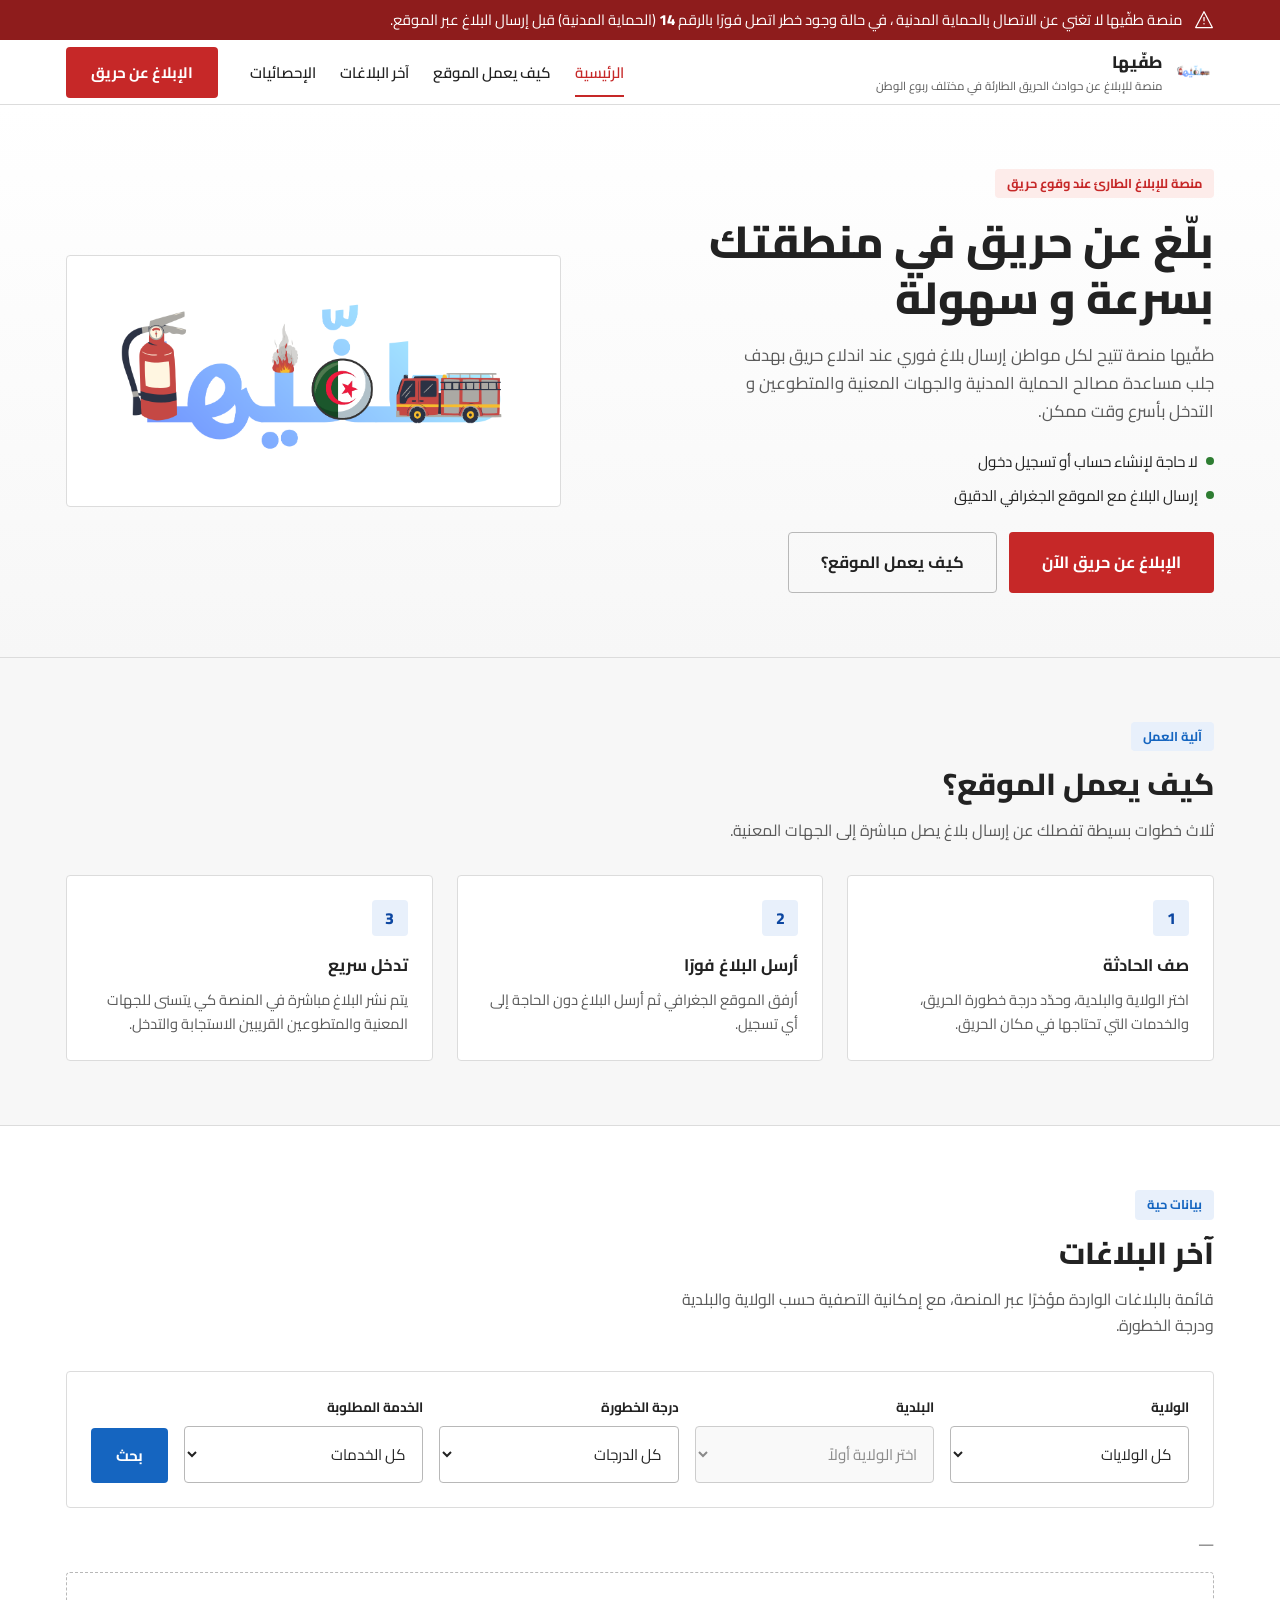
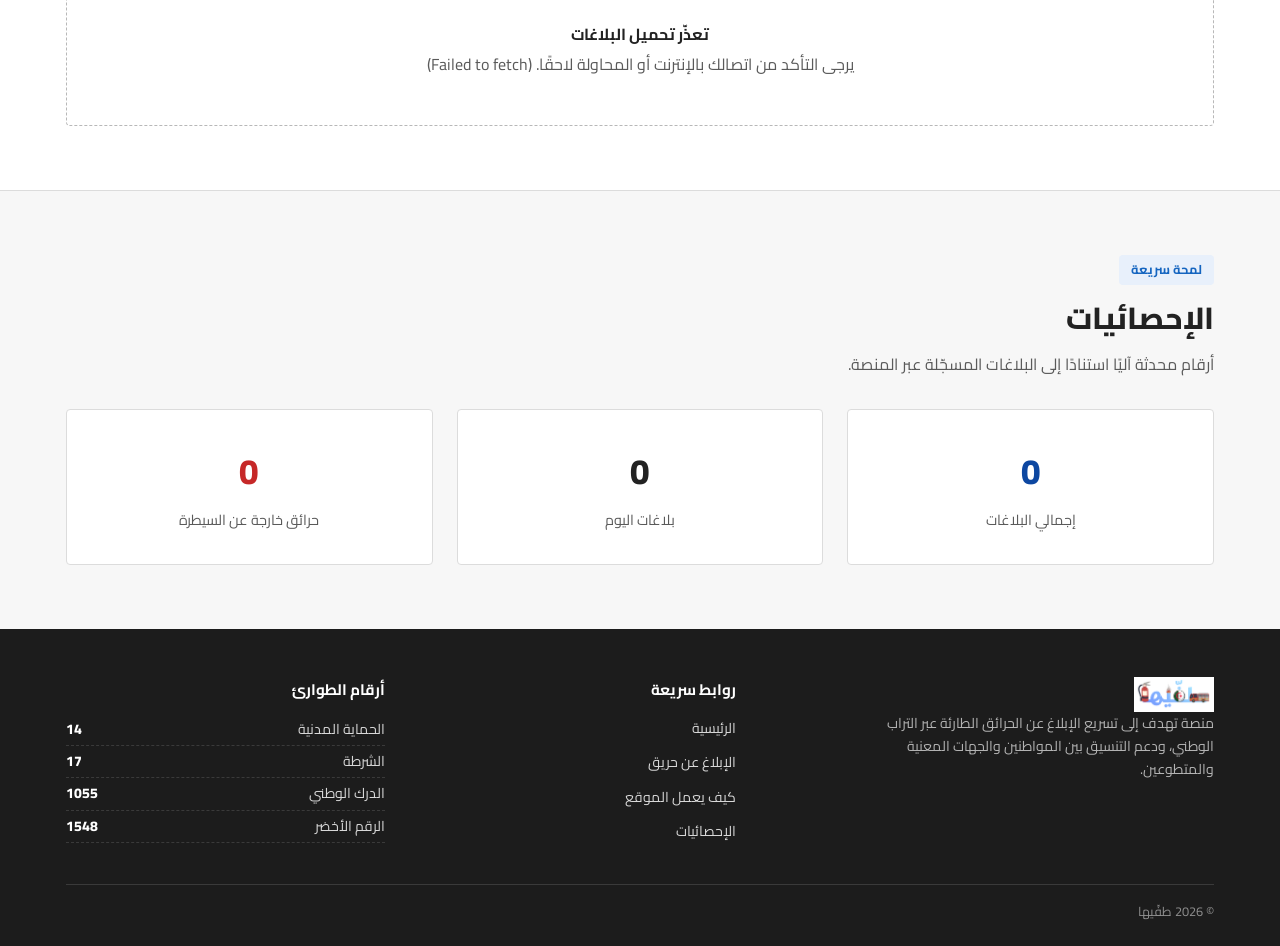
<file: ui/index.html>
<!DOCTYPE html>
<html lang="ar" dir="rtl">
<head>
  <meta charset="UTF-8" />
  <meta name="viewport" content="width=device-width, initial-scale=1.0" />
  <title>طفّيها — الإبلاغ عن الحرائق في الجزائر</title>
  <link rel="shortcut icon" href="favicon-mini-square.png" type="image/x-icon">
  <meta name="description" content="منصة لتمكين المواطنين الجزائريين من الإبلاغ الفوري عن الحرائق والحوادث الطارئة دون الحاجة إلى إنشاء حساب." />

  <link rel="preconnect" href="https://fonts.googleapis.com" />
  <link rel="preconnect" href="https://fonts.gstatic.com" crossorigin />
  <link href="https://fonts.googleapis.com/css2?family=Cairo:wght@400;600;700;800&display=swap" rel="stylesheet" />
  <link rel="stylesheet" href="style.css" />
</head>
<body>
  <a href="#main-content" class="skip-link">تخطي إلى المحتوى الرئيسي</a>

  <!-- Emergency numbers banner -->
  <div class="emergency-banner" role="alert">
    <div class="container">
      <svg class="icon" href viewBox="0 0 24 24" fill="none" aria-hidden="true">
        <path d="M12 2L2 21H22L12 2Z" stroke="#fff" stroke-width="1.5" stroke-linejoin="round"/>
        <path d="M12 9V13" stroke="#fff" stroke-width="1.5" stroke-linecap="round"/>
        <circle cx="12" cy="16.5" r="0.9" fill="#fff"/>
      </svg>
      <span>منصة طفّيها لا تغني عن الاتصال بالحماية المدنية ، في حالة وجود خطر اتصل فورًا بالرقم <strong>14</strong> (الحماية المدنية) قبل إرسال البلاغ عبر الموقع.</span>
    </div>
  </div>

  <!-- Header -->
  <header class="site-header">
    <div class="container">
      <a href="index.html" class="brand">
        <span class="brand-mark" aria-hidden="true">
          <svg viewBox="0 0 24 24" fill="none">
            <img src="favicon-mini-square.png" alt="">
          </svg>
        </span>
        <span class="brand-text">
          <h1>طفّيها</h1>
          <span>منصة للإبلاغ عن حوادث الحريق الطارئة في مختلف ربوع الوطن</span>
        </span>
      </a>

      <button class="nav-toggle" id="navToggle" aria-expanded="false" aria-controls="mainNav" aria-label="فتح القائمة">
        <span></span><span></span><span></span>
      </button>

      <nav class="main-nav" id="mainNav">
        <ul class="nav-links">
          <li><a href="index.html" aria-current="page">الرئيسية</a></li>
          <li><a href="#how-it-works">كيف يعمل الموقع</a></li>
          <li><a href="#recent-incidents">آخر البلاغات</a></li>
          <li><a href="#statistics">الإحصائيات</a></li>
        </ul>
        <a href="addincident.html" class="btn btn-primary nav-cta">الإبلاغ عن حريق</a>
      </nav>
    </div>
  </header>

  <main id="main-content">
    <!-- Hero -->
    <section class="hero">
      <div class="container">
        <div class="hero-content">
          <span class="eyebrow">منصة للإبلاغ الطارئ عند وقوع حريق</span>
          <h2>بلّغ عن حريق في منطقتك بسرعة و سهولة</h2>
          <p>
            طفّيها منصة تتيح لكل مواطن إرسال بلاغ فوري عند اندلاع حريق بهدف جلب مساعدة مصالح الحماية المدنية والجهات المعنية والمتطوعين و التدخل بأسرع وقت ممكن.
          </p>
          <ul class="hero-points">
            <li><span class="dot" aria-hidden="true"></span> لا حاجة لإنشاء حساب أو تسجيل دخول</li>
            <li><span class="dot" aria-hidden="true"></span> إرسال البلاغ مع الموقع الجغرافي الدقيق</li>
          </ul>
          <div class="hero-actions">
            <a href="addincident.html" class="btn btn-primary btn-lg">الإبلاغ عن حريق الآن</a>
            <a href="#how-it-works" class="btn btn-outline btn-lg">كيف يعمل الموقع؟</a>
          </div>
        </div>
        <div class="hero-visual" aria-hidden="true">
          <img src="favicon-2.png" class="icon" alt="">
        </div>
      </div>
    </section>

    <!-- How it works -->
    <section class="section" id="how-it-works">
      <div class="container">
        <div class="section-heading">
          <span class="eyebrow">آلية العمل</span>
          <h2>كيف يعمل الموقع؟</h2>
          <p>ثلاث خطوات بسيطة تفصلك عن إرسال بلاغ يصل مباشرة إلى الجهات المعنية.</p>
        </div>
        <div class="steps">
          <article class="step-card">
            <span class="step-number">1</span>
            <h3>صف الحادثة</h3>
            <p>اختر الولاية والبلدية، وحدّد درجة خطورة الحريق، والخدمات التي تحتاجها في مكان الحريق.</p>
          </article>
          <article class="step-card">
            <span class="step-number">2</span>
            <h3>أرسل البلاغ فورًا</h3>
            <p>أرفق الموقع الجغرافي ثم أرسل البلاغ دون الحاجة إلى أي تسجيل.</p>
          </article>
          <article class="step-card">
            <span class="step-number">3</span>
            <h3>تدخل سريع</h3>
            <p>يتم نشر البلاغ مباشرة في المنصة كي يتسنى للجهات المعنية والمتطوعين القريبين الاستجابة والتدخل.</p>
          </article>
        </div>
      </div>
    </section>

    <!-- Recent incidents -->
    <section class="section section--muted" id="recent-incidents">
      <div class="container">
        <div class="section-heading">
          <span class="eyebrow">بيانات حية</span>
          <h2>آخر البلاغات</h2>
          <p>قائمة بالبلاغات الواردة مؤخرًا عبر المنصة، مع إمكانية التصفية حسب الولاية والبلدية ودرجة الخطورة.</p>
        </div>

        <form class="filters" id="filtersForm" aria-label="تصفية البلاغات">
          <div class="filters-grid">
            <div class="field">
              <label for="filterWilaya">الولاية</label>
              <select id="filterWilaya" name="wilaya">
                <option value="">كل الولايات</option>
              </select>
            </div>
            <div class="field">
              <label for="filterCommune">البلدية</label>
              <select id="filterCommune" name="commune" disabled>
                <option value="">اختر الولاية أولاً</option>
              </select>
            </div>
            <div class="field">
              <label for="filterSeverity">درجة الخطورة</label>
              <select id="filterSeverity" name="severity">
                <option value="">كل الدرجات</option>
                <option value="حريق صغير">حريق صغير</option>
                <option value="بدأ يخرج عن السيطرة">بدأ يخرج عن السيطرة</option>
                <option value="خارج عن السيطرة">خارج عن السيطرة</option>
              </select>
            </div>
            <div class="field">
              <label for="filterService">الخدمة المطلوبة</label>
              <select id="filterService" name="service">
                <option value="">كل الخدمات</option>
                <option value="الحماية المدنية">الحماية المدنية</option>
                <option value="الدرك الوطني">الدرك الوطني</option>
                <option value="الشرطة">الشرطة</option>
                <option value="الإسعاف">الإسعاف</option>
                <option value="المواطنون">المواطنون</option>
                <option value="الأطباء البيطريون">الأطباء البيطريون</option>
              </select>
            </div>
            <div class="field">
              <label class="visually-hidden" for="filterSubmit">بحث</label>
              <button type="submit" id="filterSubmit" class="btn btn-secondary">بحث</button>
            </div>
          </div>
        </form>

        <div class="incident-toolbar">
          <p class="result-count" id="resultCount" aria-live="polite">جارٍ تحميل البلاغات...</p>
        </div>

        <div class="incident-grid" id="incidentGrid" aria-live="polite">
          <div class="skeleton"></div>
          <div class="skeleton"></div>
          <div class="skeleton"></div>
        </div>
      </div>
    </section>

    <!-- Statistics -->
    <section class="section" id="statistics">
      <div class="container">
        <div class="section-heading">
          <span class="eyebrow">لمحة سريعة</span>
          <h2>الإحصائيات</h2>
          <p>أرقام محدثة آليًا استنادًا إلى البلاغات المسجّلة عبر المنصة.</p>
        </div>
        <div class="stats-grid">
          <div class="stat-card">
            <div class="stat-value" id="statTotal">—</div>
            <div class="stat-label">إجمالي البلاغات</div>
          </div>
          <div class="stat-card">
            <div class="stat-value" id="statToday">—</div>
            <div class="stat-label">بلاغات اليوم</div>
          </div>
          <div class="stat-card">
            <div class="stat-value" id="statCritical">—</div>
            <div class="stat-label">حرائق خارجة عن السيطرة</div>
          </div>
        </div>
      </div>
    </section>
  </main>

  <!-- Incident details modal -->
  <div class="modal-overlay" id="detailsModal" role="dialog" aria-modal="true" aria-labelledby="detailsModalTitle">
    <div class="modal">
      <div class="modal-header">
        <h3 id="detailsModalTitle">تفاصيل البلاغ</h3>
        <button type="button" class="modal-close" data-close-modal aria-label="إغلاق">✕</button>
      </div>
      <div id="detailsModalBody"></div>
    </div>
  </div>

  <footer class="site-footer">
    <div class="container">
      <div class="footer-grid">
        <div>
          <img width="80" src="favicon-2.png" alt="">
          <p>
            منصة تهدف إلى تسريع الإبلاغ عن الحرائق الطارئة عبر التراب الوطني،
            ودعم التنسيق بين المواطنين والجهات المعنية والمتطوعين.
          </p>
        </div>
        <div>
          <h4>روابط سريعة</h4>
          <ul class="footer-links">
            <li><a href="index.html">الرئيسية</a></li>
            <li><a href="addincident.html">الإبلاغ عن حريق</a></li>
            <li><a href="#how-it-works">كيف يعمل الموقع</a></li>
            <li><a href="#statistics">الإحصائيات</a></li>
          </ul>
        </div>
        <div>
          <h4>أرقام الطوارئ</h4>
          <ul class="emergency-list">
            <li><span>الحماية المدنية</span><strong>14</strong></li>
            <li><span>الشرطة</span><strong>17</strong></li>
            <li><span>الدرك الوطني</span><strong>1055</strong></li>
            <li><span>الرقم الأخضر</span><strong>1548</strong></li>
          </ul>
        </div>
      </div>
      <div class="footer-bottom">
        <span>© 2026 طفّيها</span>
      </div>
    </div>
  </footer>

  <script src="script.js"></script>
</body>
</html>
</file>
<file: ui/style.css>
/* =========================================================
   طفّيها — Stylesheet
   منصة إبلاغ المواطنين عن الحرائق والحوادث الطارئة
   ========================================================= */

/* ---------- Design tokens ---------- */
:root {
  /* Brand colours */
  --color-primary: #c62828;
  --color-primary-dark: #8e1c1c;
  --color-primary-light: #fdecea;

  --color-secondary: #1565c0;
  --color-secondary-dark: #0d47a1;
  --color-secondary-light: #e8f0fb;

  --color-success: #2e7d32;
  --color-success-light: #e9f5ea;

  --color-warning: #e65100;
  --color-warning-light: #fdf1e6;

  --color-bg: #f7f7f7;
  --color-surface: #ffffff;
  --color-text: #222222;
  --color-text-muted: #5a5a5a;
  --color-border: #dcdcdc;
  --color-border-strong: #b8b8b8;

  /* Algeria flag accent strip */
  --color-flag-green: #006233;
  --color-flag-red: #d21034;

  /* Type */
  --font-base: "Cairo", Tahoma, Arial, sans-serif;

  /* Radius / shadow kept intentionally minimal (governmental look) */
  --radius: 4px;
  --shadow-sm: 0 1px 2px rgba(0, 0, 0, 0.08);
  --shadow-md: 0 2px 6px rgba(0, 0, 0, 0.12);

  /* Spacing scale */
  --space-1: 4px;
  --space-2: 8px;
  --space-3: 12px;
  --space-4: 16px;
  --space-5: 24px;
  --space-6: 32px;
  --space-7: 48px;
  --space-8: 64px;

  --container-width: 1180px;
  --header-height: 64px;
}

/* ---------- Reset ---------- */
*,
*::before,
*::after {
  box-sizing: border-box;
}

html {
  scroll-behavior: smooth;
}

body {
  margin: 0;
  font-family: var(--font-base);
  background: var(--color-bg);
  color: var(--color-text);
  line-height: 1.65;
  -webkit-font-smoothing: antialiased;
}

img,
video {
  max-width: 100%;
  display: block;
}

a {
  color: inherit;
  text-decoration: none;
}

ul {
  margin: 0;
  padding: 0;
  list-style: none;
}

button {
  font-family: inherit;
  cursor: pointer;
}

h1,
h2,
h3,
h4,
p {
  margin: 0;
}

/* ---------- Accessibility ---------- */
:focus-visible {
  outline: 3px solid var(--color-secondary);
  outline-offset: 2px;
}

.visually-hidden {
  position: absolute;
  width: 1px;
  height: 1px;
  overflow: hidden;
  clip: rect(0 0 0 0);
  white-space: nowrap;
}

.skip-link {
  position: absolute;
  right: var(--space-3);
  top: -50px;
  background: var(--color-primary);
  color: #fff;
  padding: var(--space-2) var(--space-4);
  border-radius: var(--radius);
  z-index: 200;
  transition: top 0.15s ease;
}

.skip-link:focus {
  top: var(--space-3);
}

@media (prefers-reduced-motion: reduce) {
  * {
    animation: none !important;
    transition: none !important;
    scroll-behavior: auto !important;
  }
}

/* ---------- Layout helpers ---------- */
.container {
  width: 100%;
  max-width: var(--container-width);
  margin-inline: auto;
  padding-inline: var(--space-4);
}

.section {
  padding-block: var(--space-8);
}

.section--tight {
  padding-block: var(--space-6);
}

.section-heading {
  margin-bottom: var(--space-6);
}

.section-heading .eyebrow {
  display: inline-block;
  font-size: 0.8rem;
  font-weight: 700;
  color: var(--color-secondary);
  background: var(--color-secondary-light);
  padding: var(--space-1) var(--space-3);
  border-radius: var(--radius);
  margin-bottom: var(--space-2);
}

.section-heading h2 {
  font-size: clamp(1.4rem, 2.4vw, 1.9rem);
  font-weight: 800;
}

.section-heading p {
  color: var(--color-text-muted);
  margin-top: var(--space-2);
  max-width: 60ch;
}

.section--muted {
  background: var(--color-surface);
  border-top: 1px solid var(--color-border);
  border-bottom: 1px solid var(--color-border);
}

/* ---------- Flag strip ---------- */
.flag-strip {
  height: 4px;
  display: flex;
}

.flag-strip span {
  flex: 1;
}

.flag-strip span:nth-child(1) {
  background: var(--color-flag-green);
}

.flag-strip span:nth-child(2) {
  background: #ffffff;
  border-top: 1px solid var(--color-border);
  border-bottom: 1px solid var(--color-border);
}

.flag-strip span:nth-child(3) {
  background: var(--color-flag-red);
}

/* ---------- Emergency banner ---------- */
.emergency-banner {
  background: var(--color-primary-dark);
  color: #fff;
}

.emergency-banner .container {
  display: flex;
  align-items: center;
  gap: var(--space-3);
  padding-block: var(--space-2);
  font-size: 0.92rem;
}

.emergency-banner strong {
  font-weight: 800;
}

.emergency-banner .icon {
  flex: 0 0 auto;
  width: 20px;
  height: 20px;
}

/* ---------- Header / nav ---------- */
.site-header {
  position: sticky;
  top: 0;
  z-index: 100;
  background: var(--color-surface);
  border-bottom: 1px solid var(--color-border);
}

.site-header .container {
  display: flex;
  align-items: center;
  justify-content: space-between;
  height: var(--header-height);
}

.brand {
  display: flex;
  align-items: center;
  gap: var(--space-3);
}

.brand-mark {
  width: 40px;
  height: 40px;
  border-radius: var(--radius);
  background: var(--color-primary);
  color: #fff;
  display: flex;
  align-items: center;
  justify-content: center;
  flex: 0 0 auto;
}

.brand-text h1 {
  font-size: 1.05rem;
  font-weight: 800;
}

.brand-text span {
  display: block;
  font-size: 0.72rem;
  color: var(--color-text-muted);
}

.main-nav {
  display: flex;
  align-items: center;
  gap: var(--space-6);
}

.nav-links {
  display: flex;
  align-items: center;
  gap: var(--space-5);
}

.nav-links a {
  font-weight: 600;
  font-size: 0.94rem;
  color: var(--color-text);
  padding-block: var(--space-2);
  border-bottom: 2px solid transparent;
}

.nav-links a:hover,
.nav-links a[aria-current="page"] {
  color: var(--color-primary);
  border-bottom-color: var(--color-primary);
}

.nav-cta {
  display: inline-flex;
}

.nav-toggle {
  display: none;
  flex-direction: column;
  gap: 4px;
  background: none;
  border: 1px solid var(--color-border);
  border-radius: var(--radius);
  padding: var(--space-2);
}

.nav-toggle span {
  width: 20px;
  height: 2px;
  background: var(--color-text);
  display: block;
}

/* ---------- Buttons ---------- */
.btn {
  display: inline-flex;
  align-items: center;
  justify-content: center;
  gap: var(--space-2);
  font-weight: 700;
  font-size: 0.95rem;
  padding: var(--space-3) var(--space-5);
  border-radius: var(--radius);
  border: 1px solid transparent;
  transition: background-color 0.15s ease, border-color 0.15s ease, color 0.15s ease, transform 0.05s ease;
  white-space: nowrap;
}

.btn:active {
  transform: translateY(1px);
}

.btn:disabled {
  opacity: 0.6;
  cursor: not-allowed;
  transform: none;
}

.btn-primary {
  background: var(--color-primary);
  color: #fff;
}

.btn-primary:hover:not(:disabled) {
  background: var(--color-primary-dark);
}

.btn-secondary {
  background: var(--color-secondary);
  color: #fff;
}

.btn-secondary:hover:not(:disabled) {
  background: var(--color-secondary-dark);
}

.btn-outline {
  background: transparent;
  border-color: var(--color-border-strong);
  color: var(--color-text);
}

.btn-outline:hover:not(:disabled) {
  border-color: var(--color-text);
  background: #fff;
}

.btn-block {
  width: 100%;
}

.btn-lg {
  padding: var(--space-4) var(--space-6);
  font-size: 1.02rem;
}

.btn-sm {
  padding: var(--space-2) var(--space-3);
  font-size: 0.85rem;
}

.spinner {
  width: 16px;
  height: 16px;
  border-radius: 50%;
  border: 2px solid rgba(255, 255, 255, 0.5);
  border-top-color: #fff;
  animation: spin 0.7s linear infinite;
  flex: 0 0 auto;
}

.spinner--dark {
  border-color: rgba(0, 0, 0, 0.15);
  border-top-color: var(--color-secondary);
}

@keyframes spin {
  to {
    transform: rotate(360deg);
  }
}

/* ---------- Hero ---------- */
.hero {
  padding-block: var(--space-8);
  background: linear-gradient(180deg, #ffffff 0%, var(--color-bg) 100%);
  border-bottom: 1px solid var(--color-border);
}

.hero .container {
  display: grid;
  grid-template-columns: 1.1fr 0.9fr;
  gap: var(--space-7);
  align-items: center;
}

.hero-content .eyebrow {
  display: inline-block;
  font-size: 0.8rem;
  font-weight: 700;
  color: var(--color-primary);
  background: var(--color-primary-light);
  padding: var(--space-1) var(--space-3);
  border-radius: var(--radius);
  margin-bottom: var(--space-4);
}

.hero-content h2 {
  font-size: clamp(1.9rem, 4vw, 2.8rem);
  font-weight: 800;
  line-height: 1.25;
  margin-bottom: var(--space-4);
}

.hero-content p {
  color: var(--color-text-muted);
  font-size: 1.05rem;
  max-width: 55ch;
  margin-bottom: var(--space-3);
}

.hero-points {
  display: flex;
  flex-direction: column;
  gap: var(--space-2);
  margin-block: var(--space-5);
}

.hero-points li {
  display: flex;
  align-items: flex-start;
  gap: var(--space-2);
  font-size: 0.95rem;
  color: var(--color-text);
}

.hero-points .dot {
  flex: 0 0 auto;
  width: 8px;
  height: 8px;
  border-radius: 50%;
  background: var(--color-success);
  margin-top: 8px;
}

.hero-actions {
  display: flex;
  gap: var(--space-3);
  flex-wrap: wrap;
}

.hero-visual {
  background: var(--color-surface);
  border: 1px solid var(--color-border);
  border-radius: var(--radius);
  padding: var(--space-6);
  display: flex;
  align-items: center;
  justify-content: center;
}

.hero-visual svg {
  width: 100%;
  height: auto;
  max-width: 340px;
}

/* ---------- How it works ---------- */
.steps {
  display: grid;
  grid-template-columns: repeat(3, 1fr);
  gap: var(--space-5);
}

.step-card {
  background: var(--color-surface);
  border: 1px solid var(--color-border);
  border-radius: var(--radius);
  padding: var(--space-5);
  position: relative;
}

.step-number {
  display: inline-flex;
  align-items: center;
  justify-content: center;
  width: 36px;
  height: 36px;
  border-radius: var(--radius);
  background: var(--color-secondary-light);
  color: var(--color-secondary-dark);
  font-weight: 800;
  margin-bottom: var(--space-4);
}

.step-card h3 {
  font-size: 1.05rem;
  font-weight: 700;
  margin-bottom: var(--space-2);
}

.step-card p {
  color: var(--color-text-muted);
  font-size: 0.92rem;
}

/* ---------- Filters ---------- */
.filters {
  background: var(--color-surface);
  border: 1px solid var(--color-border);
  border-radius: var(--radius);
  padding: var(--space-5);
  margin-bottom: var(--space-5);
}

.filters-grid {
  display: grid;
  grid-template-columns: repeat(4, 1fr) auto;
  gap: var(--space-4);
  align-items: end;
}

.field {
  display: flex;
  flex-direction: column;
  gap: var(--space-2);
}

.field label {
  font-size: 0.85rem;
  font-weight: 700;
  color: var(--color-text);
}

.field .hint {
  font-size: 0.78rem;
  color: var(--color-text-muted);
  font-weight: 400;
}

select,
input[type="text"],
input[type="search"],
textarea {
  font-family: inherit;
  font-size: 0.95rem;
  padding: var(--space-3);
  border: 1px solid var(--color-border-strong);
  border-radius: var(--radius);
  background: #fff;
  color: var(--color-text);
  width: 100%;
}

select:disabled {
  background: var(--color-bg);
  color: var(--color-text-muted);
  cursor: not-allowed;
}

textarea {
  resize: vertical;
  min-height: 110px;
}

/* ---------- Incident grid ---------- */
.incident-toolbar {
  display: flex;
  align-items: center;
  justify-content: space-between;
  margin-bottom: var(--space-4);
  flex-wrap: wrap;
  gap: var(--space-3);
}

.result-count {
  font-size: 0.9rem;
  color: var(--color-text-muted);
}

.incident-grid {
  display: grid;
  grid-template-columns: repeat(3, 1fr);
  gap: var(--space-4);
}

.incident-card {
  background: var(--color-surface);
  border: 1px solid var(--color-border);
  border-inline-start: 4px solid var(--color-border-strong);
  border-radius: var(--radius);
  padding: var(--space-4);
  display: flex;
  flex-direction: column;
  gap: var(--space-3);
}

.incident-card[data-severity="low"] {
  border-inline-start-color: var(--color-success);
}

.incident-card[data-severity="mid"] {
  border-inline-start-color: var(--color-warning);
}

.incident-card[data-severity="high"] {
  border-inline-start-color: var(--color-primary);
}

.incident-card-top {
  display: flex;
  align-items: center;
  justify-content: space-between;
  gap: var(--space-2);
}

.badge {
  display: inline-flex;
  align-items: center;
  gap: var(--space-1);
  font-size: 0.78rem;
  font-weight: 700;
  padding: var(--space-1) var(--space-2);
  border-radius: var(--radius);
}

.badge::before {
  content: "";
  width: 7px;
  height: 7px;
  border-radius: 50%;
  display: inline-block;
}

.badge--low {
  background: var(--color-success-light);
  color: var(--color-success);
}

.badge--low::before {
  background: var(--color-success);
}

.badge--mid {
  background: var(--color-warning-light);
  color: var(--color-warning);
}

.badge--mid::before {
  background: var(--color-warning);
}

.badge--high {
  background: var(--color-primary-light);
  color: var(--color-primary);
}

.badge--high::before {
  background: var(--color-primary);
}

.incident-card-location h3 {
  font-size: 1rem;
  font-weight: 800;
}

.incident-card-location span {
  font-size: 0.85rem;
  color: var(--color-text-muted);
}

.incident-services {
  display: flex;
  flex-wrap: wrap;
  gap: var(--space-1);
}

.chip {
  font-size: 0.75rem;
  background: var(--color-bg);
  border: 1px solid var(--color-border);
  border-radius: var(--radius);
  padding: 2px var(--space-2);
  color: var(--color-text-muted);
}

.incident-card-footer {
  display: flex;
  align-items: center;
  justify-content: space-between;
  margin-top: auto;
  padding-top: var(--space-2);
  border-top: 1px solid var(--color-border);
}

.incident-date {
  font-size: 0.78rem;
  color: var(--color-text-muted);
}

.state-message {
  text-align: center;
  padding: var(--space-7) var(--space-4);
  color: var(--color-text-muted);
  border: 1px dashed var(--color-border-strong);
  border-radius: var(--radius);
  background: var(--color-surface);
  grid-column: 1 / -1;
}

.state-message strong {
  display: block;
  color: var(--color-text);
  margin-bottom: var(--space-1);
}

.skeleton {
  background: linear-gradient(90deg, #eee 25%, #f4f4f4 37%, #eee 63%);
  background-size: 400% 100%;
  animation: skeleton-loading 1.4s ease infinite;
  border-radius: var(--radius);
  height: 190px;
}

@keyframes skeleton-loading {
  0% {
    background-position: 100% 50%;
  }
  100% {
    background-position: 0 50%;
  }
}

/* ---------- Stats ---------- */
.stats-grid {
  display: grid;
  grid-template-columns: repeat(3, 1fr);
  gap: var(--space-5);
}

.stat-card {
  background: var(--color-surface);
  border: 1px solid var(--color-border);
  border-radius: var(--radius);
  padding: var(--space-6) var(--space-5);
  text-align: center;
}

.stat-value {
  font-size: 2.2rem;
  font-weight: 800;
  color: var(--color-secondary-dark);
}

.stat-card:nth-child(2) .stat-value {
  color: var(--color-text);
}

.stat-card:nth-child(3) .stat-value {
  color: var(--color-primary);
}

.stat-label {
  margin-top: var(--space-2);
  color: var(--color-text-muted);
  font-size: 0.9rem;
}

/* ---------- Footer ---------- */
.site-footer {
  background: #1c1c1c;
  color: #d8d8d8;
  padding-block: var(--space-7) var(--space-5);
}

.footer-grid {
  display: grid;
  grid-template-columns: 1.4fr 1fr 1fr;
  gap: var(--space-6);
  padding-bottom: var(--space-6);
  border-bottom: 1px solid #3a3a3a;
}

.footer-grid h4 {
  color: #fff;
  font-size: 0.95rem;
  margin-bottom: var(--space-3);
}

.footer-grid p {
  font-size: 0.88rem;
  color: #b3b3b3;
  max-width: 42ch;
}

.footer-links li {
  margin-bottom: var(--space-2);
}

.footer-links a {
  font-size: 0.88rem;
  color: #d8d8d8;
}

.footer-links a:hover {
  color: #fff;
}

.emergency-list li {
  display: flex;
  justify-content: space-between;
  font-size: 0.88rem;
  padding-block: var(--space-1);
  border-bottom: 1px dashed #3a3a3a;
}

.emergency-list strong {
  color: #fff;
  font-weight: 800;
}

.footer-bottom {
  padding-top: var(--space-4);
  display: flex;
  justify-content: space-between;
  flex-wrap: wrap;
  gap: var(--space-2);
  font-size: 0.8rem;
  color: #8f8f8f;
}

.footer-bottom a {
  color: #b3b3b3;
}

/* ---------- Form page ---------- */
.form-page-header {
  text-align: center;
  padding-block: var(--space-7) var(--space-5);
}

.form-page-header h2 {
  font-size: clamp(1.6rem, 3vw, 2.1rem);
  font-weight: 800;
}

.form-page-header p {
  color: var(--color-text-muted);
  margin-top: var(--space-2);
}

.report-form {
  background: var(--color-surface);
  border: 1px solid var(--color-border);
  border-radius: var(--radius);
  padding: var(--space-6);
  max-width: 760px;
  margin-inline: auto;
}

.form-section {
  padding-block: var(--space-5);
  border-bottom: 1px solid var(--color-border);
}

.form-section:last-of-type {
  border-bottom: none;
}

.form-section h3 {
  font-size: 1rem;
  font-weight: 800;
  margin-bottom: var(--space-1);
}

.form-section .form-section-desc {
  font-size: 0.85rem;
  color: var(--color-text-muted);
  margin-bottom: var(--space-4);
}

.form-row {
  display: grid;
  grid-template-columns: 1fr 1fr;
  gap: var(--space-4);
}

.checkbox-grid {
  display: grid;
  grid-template-columns: repeat(2, 1fr);
  gap: var(--space-3);
}

.checkbox-item {
  display: flex;
  align-items: center;
  gap: var(--space-2);
  border: 1px solid var(--color-border);
  border-radius: var(--radius);
  padding: var(--space-3);
  font-size: 0.92rem;
}

.checkbox-item input {
  width: 18px;
  height: 18px;
  accent-color: var(--color-secondary);
  flex: 0 0 auto;
}

.error-text {
  font-size: 0.8rem;
  color: var(--color-primary);
  min-height: 1.1em;
}

.location-actions {
  display: flex;
  gap: var(--space-3);
  flex-wrap: wrap;
  margin-bottom: var(--space-3);
}

.location-result {
  font-size: 0.88rem;
  padding: var(--space-3);
  background: var(--color-secondary-light);
  border: 1px solid var(--color-border);
  border-radius: var(--radius);
  color: var(--color-secondary-dark);
  display: none;
}

.location-result.is-visible {
  display: block;
}

.form-submit {
  padding-top: var(--space-5);
}

.form-message {
  border-radius: var(--radius);
  padding: var(--space-4);
  font-size: 0.9rem;
  margin-bottom: var(--space-4);
  display: none;
}

.form-message.is-visible {
  display: block;
}

.form-message.success {
  background: var(--color-success-light);
  color: var(--color-success);
  border: 1px solid var(--color-success);
}

.form-message.error {
  background: var(--color-primary-light);
  color: var(--color-primary-dark);
  border: 1px solid var(--color-primary);
}

/* ---------- Modal ---------- */
.modal-overlay {
  position: fixed;
  inset: 0;
  background: rgba(20, 20, 20, 0.55);
  display: none;
  align-items: center;
  justify-content: center;
  padding: var(--space-4);
  z-index: 300;
}

.modal-overlay.is-open {
  display: flex;
}

.modal {
  background: #fff;
  border-radius: var(--radius);
  width: 100%;
  max-width: 560px;
  max-height: 90vh;
  overflow-y: auto;
  padding: var(--space-5);
}

.modal--map .modal {
  max-width: 720px;
}

.modal-header {
  display: flex;
  align-items: center;
  justify-content: space-between;
  margin-bottom: var(--space-4);
  padding-bottom: var(--space-3);
  border-bottom: 1px solid var(--color-border);
}

.modal-header h3 {
  font-size: 1.05rem;
  font-weight: 800;
}

.modal-close {
  background: none;
  border: none;
  font-size: 1.3rem;
  line-height: 1;
  color: var(--color-text-muted);
  padding: var(--space-1);
}

.modal-close:hover {
  color: var(--color-primary);
}

.detail-row {
  display: flex;
  justify-content: space-between;
  gap: var(--space-3);
  padding-block: var(--space-2);
  border-bottom: 1px dashed var(--color-border);
  font-size: 0.9rem;
}

.detail-row span:first-child {
  color: var(--color-text-muted);
}

.detail-row span:last-child {
  font-weight: 700;
  text-align: left;
}

#map-picker {
  width: 100%;
  height: 360px;
  border-radius: var(--radius);
  border: 1px solid var(--color-border);
  margin-bottom: var(--space-4);
}

.map-coords {
  font-size: 0.85rem;
  color: var(--color-text-muted);
  margin-bottom: var(--space-3);
}

.modal-actions {
  display: flex;
  justify-content: flex-end;
  gap: var(--space-3);
}

/* ---------- Responsive ---------- */
@media (max-width: 1024px) {
  .hero .container {
    grid-template-columns: 1fr;
  }

  .hero-visual {
    order: -1;
  }

  .filters-grid {
    grid-template-columns: repeat(2, 1fr);
  }

  .incident-grid {
    grid-template-columns: repeat(2, 1fr);
  }

  .steps {
    grid-template-columns: 1fr;
  }

  .stats-grid {
    grid-template-columns: 1fr;
  }

  .footer-grid {
    grid-template-columns: 1fr 1fr;
  }
}

@media (max-width: 720px) {
  .main-nav {
    position: fixed;
    inset-inline: 0;
    top: var(--header-height);
    background: #fff;
    border-bottom: 1px solid var(--color-border);
    flex-direction: column;
    align-items: stretch;
    padding: var(--space-4);
    gap: var(--space-4);
    transform: translateY(-8px);
    opacity: 0;
    pointer-events: none;
    transition: transform 0.15s ease, opacity 0.15s ease;
  }

  .main-nav.is-open {
    transform: translateY(0);
    opacity: 1;
    pointer-events: auto;
  }

  .nav-links {
    flex-direction: column;
    align-items: stretch;
    gap: var(--space-1);
  }

  .nav-links a {
    padding: var(--space-3);
    border-bottom: none;
    border-radius: var(--radius);
  }

  .nav-links a:hover {
    background: var(--color-bg);
  }

  .nav-toggle {
    display: flex;
  }

  .filters-grid {
    grid-template-columns: 1fr;
  }

  .incident-grid {
    grid-template-columns: 1fr;
  }

  .form-row {
    grid-template-columns: 1fr;
  }

  .checkbox-grid {
    grid-template-columns: 1fr;
  }

  .footer-grid {
    grid-template-columns: 1fr;
  }

  .report-form {
    padding: var(--space-4);
  }
}
</file>
